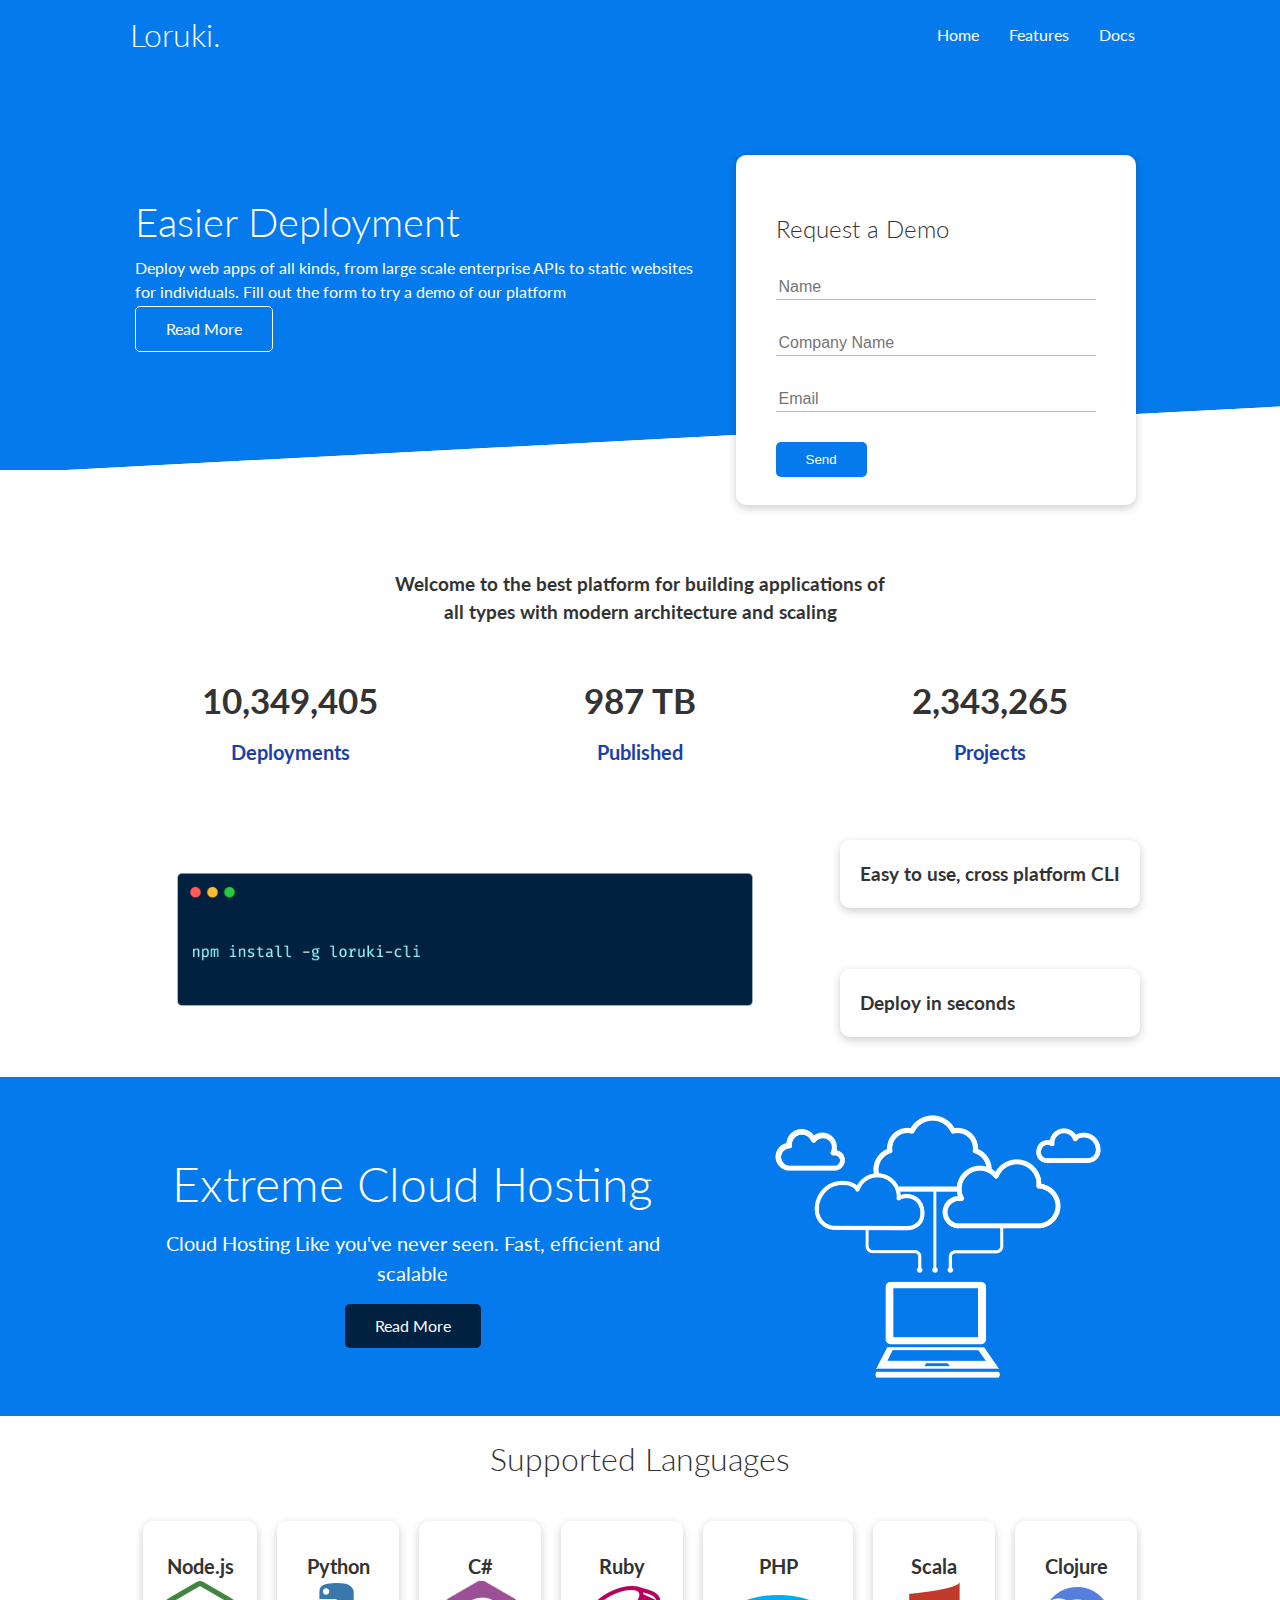
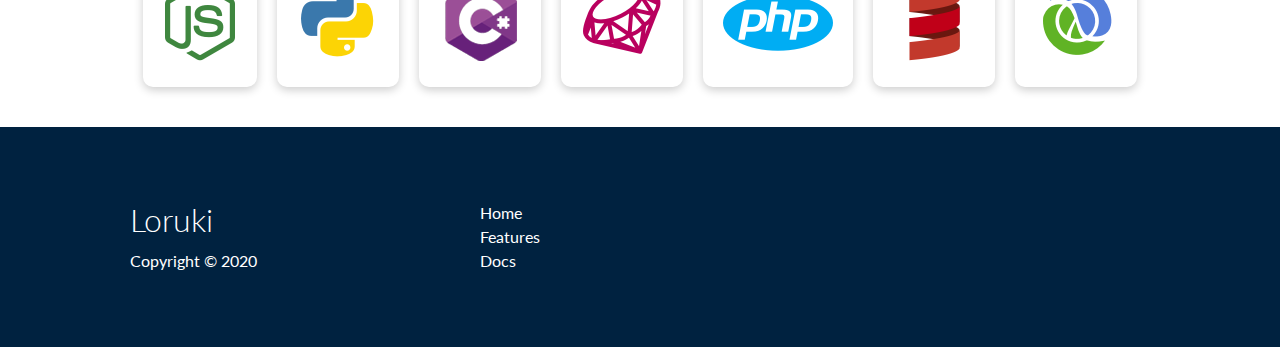
<file: index.html>
<!DOCTYPE html>
<html lang="en">
<head>
    <link rel="icon" size="500*500" type="image/x-icon" href="/favicon.ico">
    <meta charset="UTF-8">
    <meta name="viewport" content="width=device-width, initial-scale=1.0">
    <link rel="stylesheet" href="https://cdnjs.cloudflare.com/ajax/libs/font-awesome/5.15.1/css/all.min.css" integrity="sha512-+4zCK9k+qNFUR5X+cKL9EIR+ZOhtIloNl9GIKS57V1MyNsYpYcUrUeQc9vNfzsWfV28IaLL3i96P9sdNyeRssA==" crossorigin="anonymous" />
    <link rel="stylesheet" href="css/style.css">
    <title>Loruki | Cloud Hosting For Everyone</title>
</head>
<body>
    <div class="navbar">
        <div class="container flex">
    <h1 class="logo">Loruki.</h1>
<nav>
    <ul>
        <li><a href="index.html">Home</a></li>
        <li><a href="features.html">Features</a></li>
        <li><a href="docs.html">Docs</a></li>
    </ul>
</nav>
        </div>
    </div>
    <section class="showcase">
        <div class="container grid">
            <div class="showcase-text">
                <h1>Easier Deployment</h1>
                <p>Deploy web apps of all kinds, from large scale enterprise APIs to static websites for individuals. Fill out the form to try a demo of our platform</p>
                <a href="features.html" class="btn btn-outline">Read More</a>
            </div>
            <div class="showcase-form card">
                <h2>Request a Demo</h2>
                <form>
                    <div class="form-control">
                        <input type="text" name="name" placeholder="Name" required>
                    </div>
                    <div class="form-control">
                        <input type="text" name="company" placeholder="Company Name" required>
                    </div>
                    <div class="form-control">
                        <input type="text" name="email" placeholder="Email" required>
                    </div>
                    <input type="submit" value="Send" class="btn btn-primary">
                </form>
            </div>
        </div>
    </section>

    <!--stats-->
    <section class="stats">
        <div class="container">
            <h3 class="stats-heading text-center my-1">
                Welcome to the best platform for building applications of all types with modern architecture and scaling 
            </h3>

           <div class="grid grid-3 text-center my-4">
               <div>
                   <i class="fas fa-server fa-3x"></i>
                   <h3>10,349,405</h3>
                   <p class="text-secondary">Deployments</p>
                </div>
               <div>
                <i class="fas fa-upload fa-3x"></i>
                <h3>987 TB</h3>
                <p class="text-secondary">Published</p>
               </div>
               <div>
                <i class="fas fa-project-diagram fa-3x"></i>
                <h3>2,343,265</h3>
                <p class="text-secondary">Projects</p>
               </div>
           </div>
        </div>
    </section>

    <!--Cli-->
    <section class="cli">
        <div class="container grid">
            <img src="images/cli.png" alt="cli">
            <div class="card">
                <h3>Easy to use, cross platform CLI</h3>
            </div>
            <div class="card">
                <h3>Deploy in seconds</h3>
            </div>
        </div>
    </section>

    <!--CLoud-->
    <section class="cloud bg-primary my-2 py-2">
        <div class="container grid">
            <div class="text-center">
                <h2 class="lg">Extreme Cloud Hosting</h2>
                <p class="lead my-1">Cloud Hosting Like you've never seen. Fast, efficient and scalable</p>
                <a href="features.html" class="btn btn-dark">Read More</a>
            </div>
            <img src="images/cloud.png" alt="cloud">
        </div>
    </section>

    <!--languages-->
    <section class="languages">
        <h2 class="md text-center my-2 ">
            Supported Languages
        </h2>
        <div class="container flex">
            <div class="card">
                <h4>Node.js</h4>
                <img src="images/logos/node.png" alt="">
            </div>
            <div class="card">
                <h4>Python</h4>
                <img src="images/logos/python.png" alt="">
              </div>
              <div class="card">
                <h4>C#</h4>
                <img src="images/logos/csharp.png" alt="">
              </div>
              <div class="card">
                <h4>Ruby</h4>
                <img src="images/logos/ruby.png" alt="">
              </div>
              <div class="card">
                <h4>PHP</h4>
                <img src="images/logos/php.png" alt="">
              </div>
              <div class="card">
                <h4>Scala</h4>
                <img src="images/logos/scala.png" alt="">
              </div>
              <div class="card">
                <h4>Clojure</h4>
                <img src="images/logos/clojure.png" alt="">
              </div>
        </div>
    </section>
    <!--footer-->
     <!-- Footer -->
     <footer class="footer bg-dark py-5">
        <div class="container grid grid-3">
            <div>
                <h1>Loruki
                </h1>
                <p>Copyright &copy; 2020</p>
            </div>
            <nav>
                <ul>
                    <li><a href="index.html">Home</a></li>
                    <li><a href="features.html">Features</a></li>
                    <li><a href="docs.html">Docs</a></li>
                </ul>
            </nav>
            <div class="social">
                <a href="#"><i class="fab fa-github fa-2x"></i></a>
                <a href="#"><i class="fab fa-facebook fa-2x"></i></a>
                <a href="#"><i class="fab fa-instagram fa-2x"></i></a>
                <a href="#"><i class="fab fa-twitter fa-2x"></i></a>
            </div>
        </div>
    </footer>
</body>
</html>
</file>
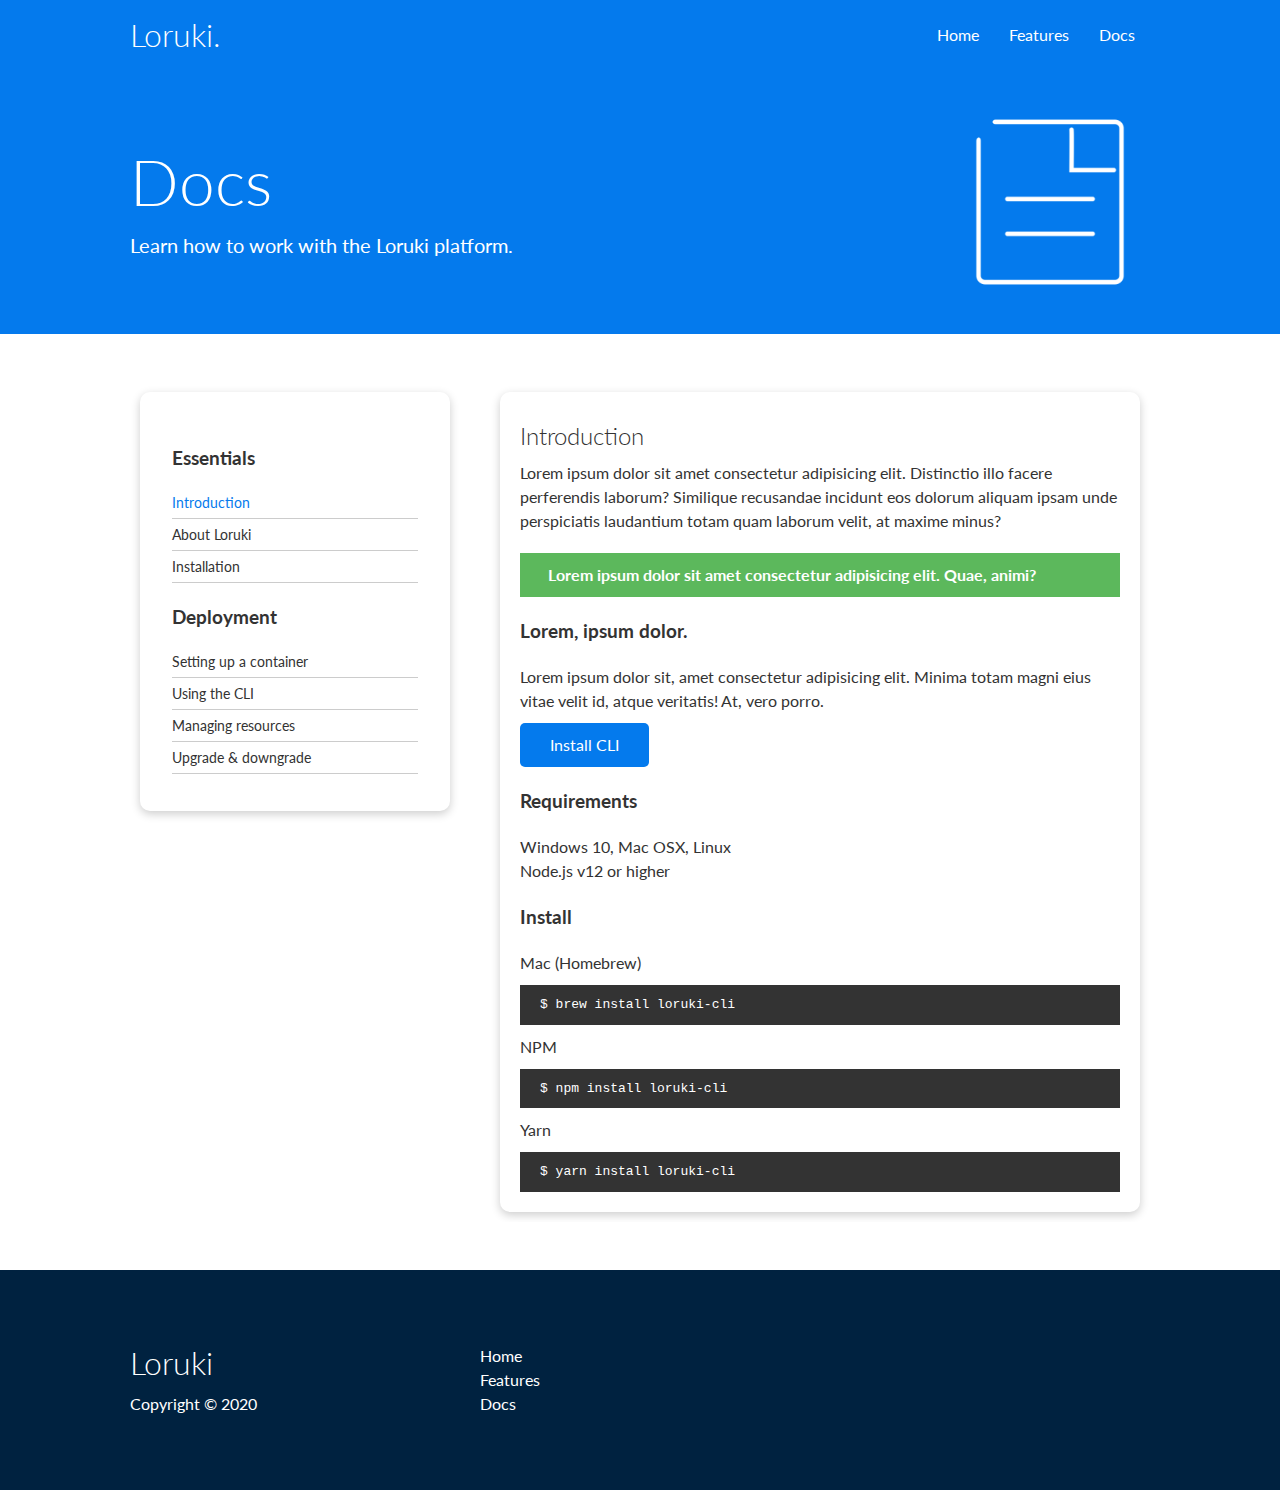
<file: docs.html>
<!DOCTYPE html>
<html lang="en">

<head>
    <meta charset="UTF-8">
    <meta name="viewport" content="width=device-width, initial-scale=1.0">
    <link rel="stylesheet" href="https://cdnjs.cloudflare.com/ajax/libs/font-awesome/5.15.1/css/all.min.css"
        integrity="sha512-+4zCK9k+qNFUR5X+cKL9EIR+ZOhtIloNl9GIKS57V1MyNsYpYcUrUeQc9vNfzsWfV28IaLL3i96P9sdNyeRssA=="
        crossorigin="anonymous" />
    <link rel="stylesheet" href="css/style.css">
    <title>Loruki | Cloud Hosting For Everyone</title>
</head>

<body>
    <div class="navbar">
        <div class="container flex">
            <h1 class="logo">Loruki.</h1>
            <nav>
                <ul>
                    <li><a href="index.html">Home</a></li>
                    <li><a href="features.html">Features</a></li>
                    <li><a href="docs.html">Docs</a></li>
                </ul>
            </nav>
        </div>
    </div>

    <!--Head-->
    <section class="docs-head bg-primary py-3">
        <div class="container grid">
            <div>
                <h1 class="xl">
                    Docs
                </h1>
                <p class="lead">
                    Learn how to work with the Loruki platform.
                </p>
            </div>
            <img src="images/docs.png" alt="docs">
        </div>
    </section>

    <!--Docs-head-->
    <section class="docs-main my-4">
        <div class="container grid">
            <div class="card p-3">
                <h3 class="my-2">Essentials</h3>
                <nav>
                    <ul>
                        <li><a class="text-primary" href="#">Introduction</a></li>
                        <li><a href="#">About Loruki</a></li>
                        <li><a href="#">Installation</a></li>
                    </ul>
                </nav>

                <h3 class="my-2">Deployment</h3>
                <nav>
                    <ul>
                        <li><a href="#">Setting up a container</a></li>
							<li><a href="#">Using the CLI</a></li>
							<li><a href="#">Managing resources</a></li>
							<li><a href="#">Upgrade & downgrade</a></li>
                    </ul>
                </nav>
            </div>
            <div class="card">
                <h2>Introduction</h2>
                <p>Lorem ipsum dolor sit amet consectetur adipisicing elit. Distinctio illo facere perferendis laborum? Similique recusandae incidunt eos dolorum aliquam ipsam unde perspiciatis laudantium totam quam laborum velit, at maxime minus?</p>

                <div class="alert alert-success">
                    <i class="fas fa-info"></i> Lorem ipsum dolor sit amet consectetur adipisicing elit. Quae, animi?
                </div>

                <h3>Lorem, ipsum dolor.</h3>
                <p>Lorem ipsum dolor sit, amet consectetur adipisicing elit. Minima totam magni eius vitae velit id, atque veritatis! At, vero porro.</p>
                <a href="#" class="btn btn-primary">Install CLI</a>

                <h3>Requirements</h3>
                <ul>
                    <li>Windows 10, Mac OSX, Linux</li>
                    <li>Node.js v12 or higher</li>
                </ul>

                <h3>Install</h3>
                <p>Mac (Homebrew)</p>
                <pre><code>$ brew install loruki-cli</code></pre>
                <p>NPM</p>
                <pre><code>$ npm install loruki-cli</code></pre>
                <p>Yarn</p>
                <pre><code>$ yarn install loruki-cli</code></pre>

            </div>
        </div>
    </section>
   
    <footer class="footer bg-dark py-5">
        <div class="container grid grid-3">
            <div>
                <h1>Loruki</h1>
                <p>Copyright &copy; 2020</p>
            </div>
            <nav>
                <ul>
                    <li><a href="index.html">Home</a></li>
                    <li><a href="features.html">Features</a></li>
                    <li><a href="docs.html">Docs</a></li>
                </ul>
            </nav>
            <div class="social">
                <a href="#"><i class="fab fa-github fa-2x"></i></a>
                <a href="#"><i class="fab fa-facebook fa-2x"></i></a>
                <a href="#"><i class="fab fa-instagram fa-2x"></i></a>
                <a href="#"><i class="fab fa-twitter fa-2x"></i></a>
            </div>
        </div>
    </footer>
</body>

</html>
</file>
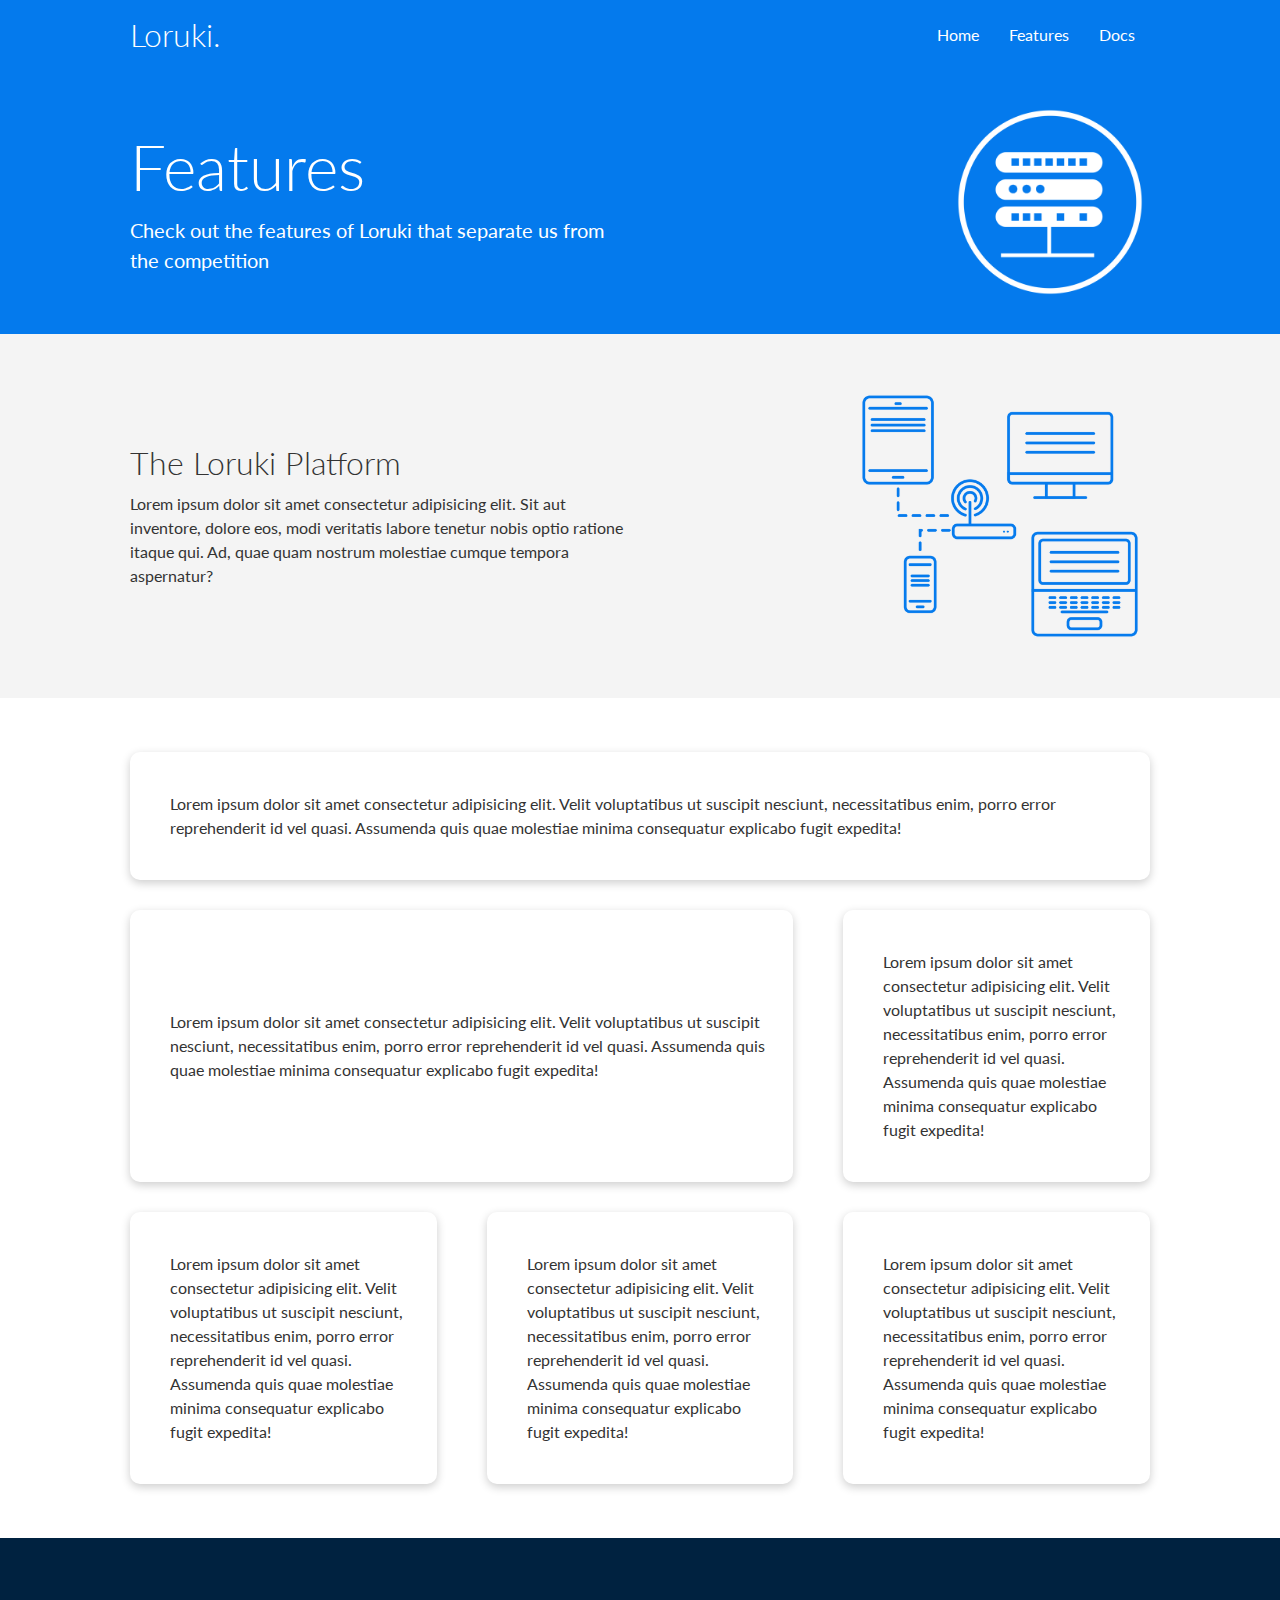
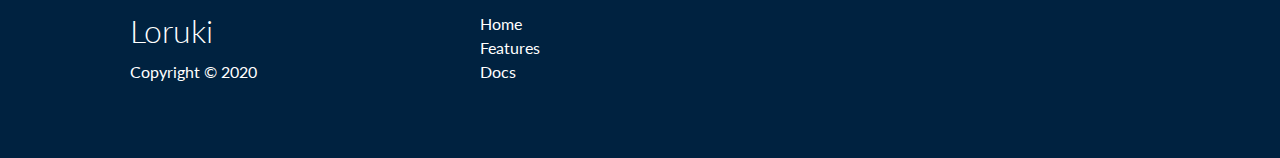
<file: features.html>
<!DOCTYPE html>
<html lang="en">

<head>
    <meta charset="UTF-8">
    <meta name="viewport" content="width=device-width, initial-scale=1.0">
    <link rel="stylesheet" href="https://cdnjs.cloudflare.com/ajax/libs/font-awesome/5.15.1/css/all.min.css"
        integrity="sha512-+4zCK9k+qNFUR5X+cKL9EIR+ZOhtIloNl9GIKS57V1MyNsYpYcUrUeQc9vNfzsWfV28IaLL3i96P9sdNyeRssA=="
        crossorigin="anonymous" />
    <link rel="stylesheet" href="css/style.css">
    <title>Loruki | Cloud Hosting For Everyone</title>
</head>

<body>
    <div class="navbar">
        <div class="container flex">
            <h1 class="logo">Loruki.</h1>
            <nav>
                <ul>
                    <li><a href="index.html">Home</a></li>
                    <li><a href="features.html">Features</a></li>
                    <li><a href="docs.html">Docs</a></li>
                </ul>
            </nav>
        </div>
    </div>

    <!--Head-->
    <section class="features-head bg-primary py-3">
        <div class="container grid">
            <div>
                <h1 class="xl">
                    Features
                </h1>
                <p class="lead">
                    Check out the features of Loruki that separate us from the competition
                </p>
            </div>
            <img src="images/server.png" alt="server">
        </div>
    </section>

    <!--sub head-->
    <section class="features-sub-head bg-light py-3">
        <div class="container grid">
            <div>
                <h1 class="md">
                    The Loruki Platform
                </h1>
                <p>
                    Lorem ipsum dolor sit amet consectetur adipisicing elit. Sit aut inventore, dolore eos, modi
                    veritatis labore tenetur nobis optio ratione itaque qui. Ad, quae quam nostrum molestiae cumque
                    tempora aspernatur?
                </p>
            </div>
            <img src="images/server2.png" alt="server2">
        </div>
    </section>

    <section class="features-main my-2">
        <div class="container grid grid-3">
            <div class="card flex">
                <i class="fas fa-server fa-3x"></i>
                <p>Lorem ipsum dolor sit amet consectetur adipisicing elit. Velit voluptatibus ut suscipit nesciunt,
                    necessitatibus enim, porro error reprehenderit id vel quasi. Assumenda quis quae molestiae minima
                    consequatur explicabo fugit expedita!</p>
            </div>
            <div class="card flex">
                <i class="fas fa-network-wired fa-3x"></i>
                <p>Lorem ipsum dolor sit amet consectetur adipisicing elit. Velit voluptatibus ut suscipit nesciunt,
                    necessitatibus enim, porro error reprehenderit id vel quasi. Assumenda quis quae molestiae minima
                    consequatur explicabo fugit expedita!</p>

            </div>
            <div class="card flex">
                <i class="fas fa-laptop-code fa-3x"></i>
                <p>Lorem ipsum dolor sit amet consectetur adipisicing elit. Velit voluptatibus ut suscipit nesciunt,
                    necessitatibus enim, porro error reprehenderit id vel quasi. Assumenda quis quae molestiae minima
                    consequatur explicabo fugit expedita!</p>
            </div>
            <div class="card flex">
                <i class="fas fa-database fa-3x"></i>
                <p>Lorem ipsum dolor sit amet consectetur adipisicing elit. Velit voluptatibus ut suscipit nesciunt,
                    necessitatibus enim, porro error reprehenderit id vel quasi. Assumenda quis quae molestiae minima
                    consequatur explicabo fugit expedita!</p>
            </div>
            <div class="card flex">
                <i class="fas fa-power-off fa-3x"></i>
                <p>Lorem ipsum dolor sit amet consectetur adipisicing elit. Velit voluptatibus ut suscipit nesciunt,
                    necessitatibus enim, porro error reprehenderit id vel quasi. Assumenda quis quae molestiae minima
                    consequatur explicabo fugit expedita!</p>
            </div>
            <div class="card flex">
                <i class="fas fa-upload fa-3x"></i>
                <p>Lorem ipsum dolor sit amet consectetur adipisicing elit. Velit voluptatibus ut suscipit nesciunt,
                    necessitatibus enim, porro error reprehenderit id vel quasi. Assumenda quis quae molestiae minima
                    consequatur explicabo fugit expedita!</p>
            </div>
        </div>
    </section>

    <!-- Footer -->
    <footer class="footer bg-dark py-5">
        <div class="container grid grid-3">
            <div>
                <h1>Loruki</h1>
                <p>Copyright &copy; 2020</p>
            </div>
            <nav>
                <ul>
                    <li><a href="index.html">Home</a></li>
                    <li><a href="features.html">Features</a></li>
                    <li><a href="docs.html">Docs</a></li>
                </ul>
            </nav>
            <div class="social">
                <a href="#"><i class="fab fa-github fa-2x"></i></a>
                <a href="#"><i class="fab fa-facebook fa-2x"></i></a>
                <a href="#"><i class="fab fa-instagram fa-2x"></i></a>
                <a href="#"><i class="fab fa-twitter fa-2x"></i></a>
            </div>
        </div>
    </footer>
</body>

</html>
</file>
<file: css/style.css>
@import url('https://fonts.googleapis.com/css2?family=Lato:ital,wght@1,300&display=swap');

*{
    box-sizing: border-box;
    padding: 0;
    margin: 0;
}

:root{
    --primary-color: #047aed;
    --secondary-color: #1c3fa8;
    --dark-color: #002240;
    --light-color: #f4f4f4;
    --success-color: #5cb85c;
    --error-color: #d9534f;
}

body{
 font-family: 'Lato','fantasy', 'sans-serif';
 color: #333;
 line-height: 1.5;
}

ul{
    list-style-type: none;
}

a{
    text-decoration: none;
    color: #333;
}

h1,
h2{
    font-weight: 300;
    line-height: 1.2;
    margin: 10px 0;
}

p{
    margin: 10px 0;
}

img{
    width: 100%;
}

.navbar {
    background-color: var(--primary-color);
    color: #fff;
    height: 70px;
  }
  
  .navbar ul {
    display: flex;
  }
  
  .navbar a {
    color: #fff;
    padding: 10px;
    margin: 0 5px;
  }
  
  .navbar a:hover {
    border-bottom: 2px #fff solid;
  }
  
  .navbar .flex {
    justify-content: space-between;
  }
  

  /*showcase*/
.showcase{
    height: 400px;
    background-color: var(--primary-color);
    color: #fff;
    position: relative;
}

.showcase h1{
    font-size: 40px;
}

.showcase p{
    margin: 2px 0;
}

.showcase h2{
    margin: 20px 0;
}

.showcase .grid{
    grid-template-columns: 55% auto;
    gap: 30px;
    overflow: visible;
}

.showcase-text{
    animation: slideInFromLeft 1s ease-in;
}

.grid{
    display: grid;
    grid-template-columns: repeat(2, 1fr);
    gap: 30px;
    justify-content: center;
    align-items: center;
    height: 100%;
}
.container {
    max-width: 1100px;
    margin: 0 auto;
    overflow: auto;
    padding: 0 40px;
  }

.flex{
    display: flex;
    justify-content: center;
    align-items: center;
    height: 100%;
}

.card {
    background-color: #fff;
    color: #333;
    border-radius: 10px;
    box-shadow: 0 3px 10px rgba(0, 0, 0, 0.2);
    padding: 20px;
    margin: 10px;
  }

.showcase-form{
    position: relative;
    top: 60px;
    height: 350px;
    width: 400px;
    padding: 40px;
    z-index: 100;
    justify-self: flex-end;
    animation: slideInFromRight 1s ease-in;
}

.showcase-form .form-control{
    margin: 30px 0;
}

.showcase-form :focus{
    outline:  none;
}
.showcase-form input[type='text'],
.showcase-form input[type='email']{
    border: 0px;
    border-bottom: 1px solid #b4becb;
    width: 100%;
    padding: 3px;
    font-size: 16px; 
}

.btn{
    display: inline-block;
    padding: 10px 30px;
    cursor: pointer;
    background: var(--primary-color);
    color: #fff;
    border-radius: 5px; 
    border: none;

}
.btn-outline{
    background-color: transparent;
    border: 1px solid #fff;
}

.btn:hover{
    transform: scale(0.98);
}

.showcase::before,
.showcase::after{
    content: '';
    position: absolute;
    height: 100px;
    bottom: -70px;
    right: 0;
    left: 0;
    background: #fff;
    transform: skewY(-3deg);
}

.stats{
    padding-top: 100px;
    animation: slideInFromBottom 1s ease-in; 
}

.grid-3{
    grid-template-columns: repeat(3, 1fr);
}

.text-center{
    text-align: center;
}

.py-1{
    margin: 1rem 0;
}

.py-2{
    margin: 1.5rem 0;
}

.py-3{
    margin: 2rem 0;
}

.py-4{
    margin: 3rem 0;
}

.py-5{
    margin: 4rem 0;
}


.m-1{
    margin: 1rem;
}

.m-2{
    margin: 1.5rem;
}

.m-3{
    margin: 2rem;
}

.m-4{
    margin: 3rem;
}

.m-5{
    margin: 4rem;
}


/* margins */
.my-1{
    margin: 1rem 0;
}
.my-2{
    margin: 1.5rem 0;
}
.my-3{
    margin: 2rem 0;
}
.my-4{
    margin: 3rem 0; 
}
.my-5{
    margin: 4rem 0;
}
/* padding */

.py-1{
    padding: 1rem 0;
}

.py-2{
    padding: 1.5rem 0;
}

.py-3{
    padding: 2rem 0;
}

.py-4{
    padding: 3rem 0;
}

.py-5{
    padding: 4rem 0;
}


.p-1{
    padding: 1rem;
}

.p-2{
    padding: 1.5rem;
}

.p-3{
    padding: 2rem;
}

.p-4{
    padding: 3rem;
}

.p-5{
    padding: 4rem;
}


.stats-heading{
    max-width: 500px;
    margin: auto;
}

.stats .grid h3{
    font-size: 35px;
}

.stats .grid p{
    font-size: 20px;
    font-weight: bold;
}

/* cli */
.cli .grid{
    grid-template-columns: repeat(3, 1fr);
    grid-template-rows: repeat(2, 1fr);
}

.cli .grid > *:first-child{
    grid-column: 1 / span 2;
    grid-row: 1 / span 2;
}

/* cloud */
.cloud .grid {
    grid-template-columns: 4fr 3fr;
}

/* backgrounds & colored buttons */
.bg-primary,
.btn-primary{
    background-color: var(--primary-color);
    color: #fff;
}

.bg-secondary,
.btn-secondary{
    background-color: var(--secondary-color);
    color: #fff;
}

.bg-dark,
.btn-dark{
    background-color: var(--dark-color);
    color: #fff;
}

.bg-light,
.btn-light{
    background-color: var(--light-color);
    color: #333;
}

.bg-light a,
.btn-light a,
.bg-primary a,
.btn-primary a,
.bg-secondary a,
.btn-secondary a,
.bg-dark a,
.btn-dark a{
    color: #fff;
}



/* text sizes*/
.lead{
    font-size: 20px;
}

.sm{
    font-size: 1rem;
}

.md{
    font-size: 2rem;
}

.lg{
    font-size: 3rem;
}

.xl{
    font-size: 4rem;
}

.languages .flex{
    flex-wrap: wrap;
}
/* languages */
.languages .card{
    text-align: center;
    margin: 18px 10px 40px;
    transition: transform 0.2s ease-in;
}

.languages .card h4{
    font-size: 20px;
    margin-top: 10px;
}

.languages  .card:hover{
    transform: translateY(-15px);
}


/* footer social*/
.footer .social a{
    margin: 0 10px;
}




/*features*/
.features-head img,
.docs-head img{
    width: 200px;
    justify-self: flex-end;

}
.features-sub-head img{
    width: 300px;
    justify-self: flex-end;
}
.features-head{
    margin: 0;
}

.features-sub-head{
    margin: 0;
}
.footer{
    margin: 0;
}

.features-main .card > i{
    margin-right: 20px;
}

.features-main .grid{
    padding: 30px;
}


.features-main .grid > *:first-child{
    grid-column: 1 / span 3;
}

.features-main .grid > *:nth-child(2){
    grid-column: 1 / span 2;
}

.docs-head{
    margin: 0px;
}

.docs-main h3{
    margin: 20px 0;
}


.docs-main .grid{
    grid-template-columns: 1fr 2fr;
    align-items: flex-start;
}

.docs-main nav li{
    padding-bottom: 5px;
    margin-bottom: 5px;
    border-bottom: 1px #ccc solid;
    font-size: 14px;
}

.docs-main a:hover{
    font-weight: bold;
}

.alert{
    background-color: var(--light-color);
    padding: 10px 20px;
    font-weight: bold;
    margin: 20px 0;
}

.alert i{
    margin-right: 8px;
}

.alert-success{
    background-color: var(--success-color);
    color: #fff;
}

.alert-error{
    background-color: var(--error-color);
    color: #fff;
}

pre, code{
    background: #333;
    color: #fff;
    padding: 10px;
}

.text-primary{
    color: var(--primary-color);
}
.text-secondary{
    color: var(--secondary-color);
}

.text-dark{
    color: var(--dark-color);
}

.text-light{
    color: var(--light-color);
}


/* Animations */
@keyframes slideInFromLeft{
    0%{
        transform: translateY(-100%);
    }
    100%{
        transform: translateX(0);
    }
}

@keyframes slideInFromRight{
    0%{
        transform: translateX(+100%);
    }
    100%{
        transform: translateX(0);
    }
}

@keyframes slideInFromTop{
    0%{
        transform: translateY(-100%);
    }
    100%{
        transform: translateX(0);
    }
}
@keyframes slideInFromBottom{
    0%{
        transform: translateY(+100%);
    }
    100%{
        transform: translateX(0);
    }
}

/* Tablets and under */
@media (max-width: 768px) {
    .grid,
    .showcase .grid,
    .stats .grid,
    .cli .grid,
    .cloud .grid,
    .features-main .grid,
    .docs-main .grid {
      grid-template-columns: 1fr;
      grid-template-rows: 1fr;
    }
  
    .showcase {
      height: auto;
    }
  
    .showcase-text {
      text-align: center;
      margin-top: 40px;
      animation: slideInFromTop 1s ease-in;
    }
  
    .showcase-form {
      justify-self: center;
      margin: auto;
      animation: slideInFromBottom 1s ease-in;
    }
  
    .cli .grid > *:first-child {
      grid-column: 1;
      grid-row: 1;
    }
  
    .features-head,
    .features-sub-head,
    .docs-head {
      text-align: center;
    }
  
    .features-head img,
    .features-sub-head img,
    .docs-head img {
      justify-self: center;
    }
  
    .features-main .grid > *:first-child,
    .features-main .grid > *:nth-child(2) {
      grid-column: 1;
    }
  }
  
  /* Mobile */
  @media (max-width: 500px) {
    .navbar {
      height: 110px;
    }
  
    .navbar .flex {
      flex-direction: column;
    }
  
    .navbar ul {
      padding: 10px;
      background-color: rgba(0, 0, 0, 0.1);
    }
    
    .showcase-form {
      width: 300px;
    }
  }
</file>
